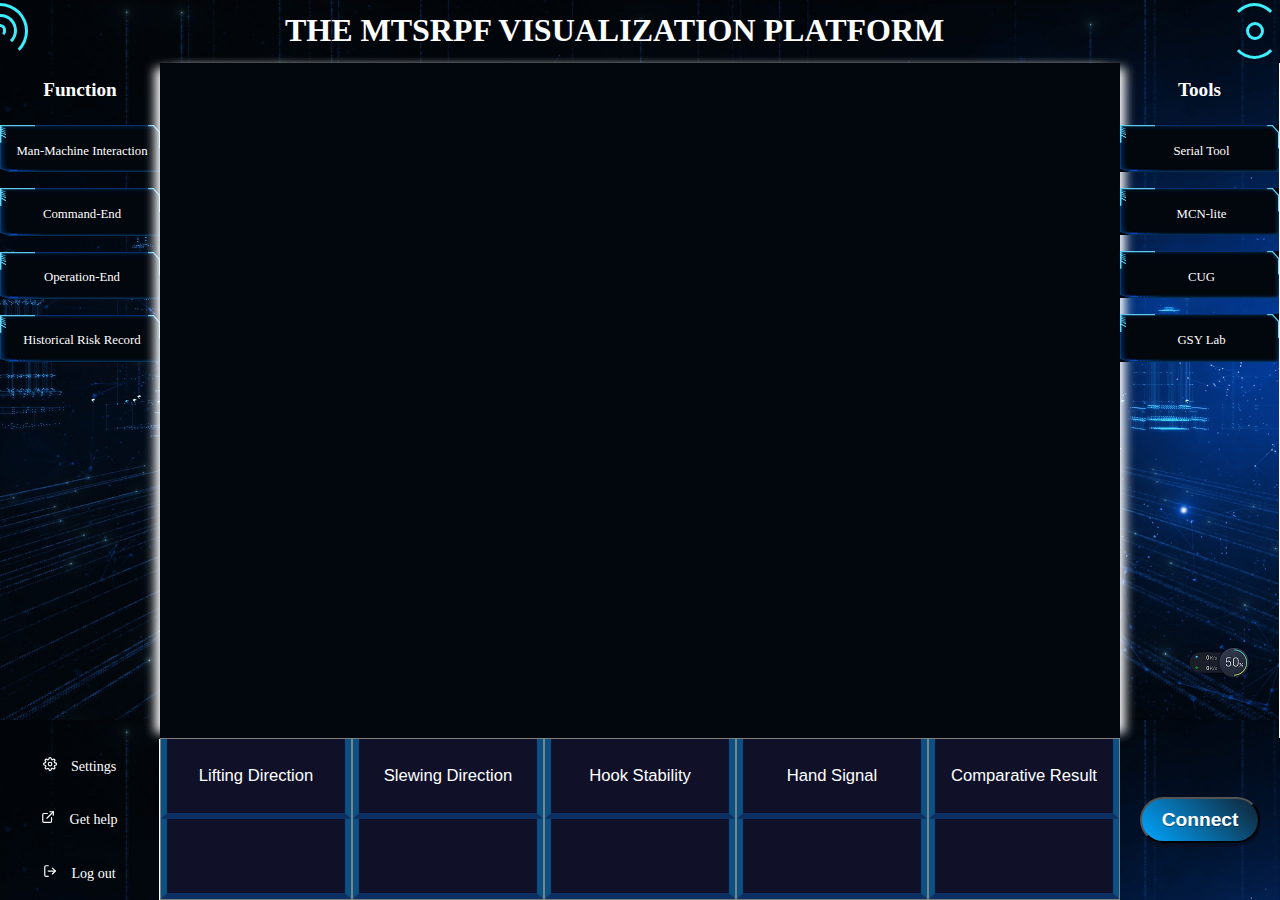
<file: MTSRPF_platform/postl/sci-tec.html>
<!DOCTYPE html>
<html lang="en">
<head>
    <meta charset="UTF-8">
    <meta http-equiv="X-UA-Compatible" content="IE=edge">
    <meta name="viewport" content="width=device-width, initial-scale=1.0">
    <title>Document</title>
    <link rel="stylesheet" href="rest.css">
    <link rel="stylesheet" href="sci-tec.css">
</head>
<body>
<div id="top">
    <div id="header">
       <!-- <span id="time"></span> -->
        <div class="loader">
            <div class="outer"></div>
            <div class="middle"></div>
            <div class="inner"></div>
        </div>
        <p id="title">THE MTSRPF VISUALIZATION PLATFORM</p>
               <!-- <p id="img"><img src="CUG.png"></p> -->
        <div id="icon"></div>
        <div id =time></div>
    </div>
</div>
<div id="main">
    <div id="content">
        <ul id="function1">
<!--            这里ul的function1仅仅是为了占位使用，没有任何意义-->
            <p>Function</p>
           <!-- <li id="function1" >
               Digital Twins
           </li> -->
            <li id="function2">
                Man-Machine Interaction
            </li>
            <li id="function3">
                Command-End
            </li>
            <li id="function4">
                Operation-End
            </li>
            <li id="function5">
                Historical Risk Record
            </li>
            <li id="function6" style="visibility: hidden;">
                About Us
            </li>
        </ul>
    </div>
    <div id="display">
        <!--        <img src="assets/css/logo.png">-->
        <iframe id="fra">

        </iframe>
    </div>
    <div id="tools">
        <ul>
            <p>Tools</p>
            <li id="tool1">
                Serial Tool
            </li>
            <li id="tool2">
                MCN-lite
            </li>
            <li id="tool3">
                CUG
            </li>
            <li id="tool4">
                GSY Lab
            </li>
        </ul>
    </div>
</div>
<div id="bottom">
    <div id="menu">
        <ul>
            <li id="menu1">
                <a><svg stroke="currentColor" fill="none" stroke-width="2" viewBox="0 0 24 24" stroke-linecap="round" stroke-linejoin="round" class="h-4 w-4" height="1em" width="1em" xmlns="http://www.w3.org/2000/svg"><circle cx="12" cy="12" r="3"></circle><path d="M19.4 15a1.65 1.65 0 0 0 .33 1.82l.06.06a2 2 0 0 1 0 2.83 2 2 0 0 1-2.83 0l-.06-.06a1.65 1.65 0 0 0-1.82-.33 1.65 1.65 0 0 0-1 1.51V21a2 2 0 0 1-2 2 2 2 0 0 1-2-2v-.09A1.65 1.65 0 0 0 9 19.4a1.65 1.65 0 0 0-1.82.33l-.06.06a2 2 0 0 1-2.83 0 2 2 0 0 1 0-2.83l.06-.06a1.65 1.65 0 0 0 .33-1.82 1.65 1.65 0 0 0-1.51-1H3a2 2 0 0 1-2-2 2 2 0 0 1 2-2h.09A1.65 1.65 0 0 0 4.6 9a1.65 1.65 0 0 0-.33-1.82l-.06-.06a2 2 0 0 1 0-2.83 2 2 0 0 1 2.83 0l.06.06a1.65 1.65 0 0 0 1.82.33H9a1.65 1.65 0 0 0 1-1.51V3a2 2 0 0 1 2-2 2 2 0 0 1 2 2v.09a1.65 1.65 0 0 0 1 1.51 1.65 1.65 0 0 0 1.82-.33l.06-.06a2 2 0 0 1 2.83 0 2 2 0 0 1 0 2.83l-.06.06a1.65 1.65 0 0 0-.33 1.82V9a1.65 1.65 0 0 0 1.51 1H21a2 2 0 0 1 2 2 2 2 0 0 1-2 2h-.09a1.65 1.65 0 0 0-1.51 1z"></path></svg>
                    &nbsp;&nbsp;&nbsp;Settings
                </a>
            </li>
            <li id="menu2">
                <a><svg stroke="currentColor" fill="none" stroke-width="2" viewBox="0 0 24 24" stroke-linecap="round" stroke-linejoin="round" class="h-4 w-4" height="1em" width="1em" xmlns="http://www.w3.org/2000/svg"><path d="M18 13v6a2 2 0 0 1-2 2H5a2 2 0 0 1-2-2V8a2 2 0 0 1 2-2h6"></path><polyline points="15 3 21 3 21 9"></polyline><line x1="10" y1="14" x2="21" y2="3"></line></svg>
                    &nbsp;&nbsp;&nbsp;Get help
                </a>
            </li>
           <li id="menu3">
               <a><svg stroke="currentColor" fill="none" stroke-width="2" viewBox="0 0 24 24" stroke-linecap="round" stroke-linejoin="round" class="h-4 w-4" height="1em" width="1em" xmlns="http://www.w3.org/2000/svg"><path d="M9 21H5a2 2 0 0 1-2-2V5a2 2 0 0 1 2-2h4"></path><polyline points="16 17 21 12 16 7"></polyline><line x1="21" y1="12" x2="9" y2="12"></line></svg>
                   &nbsp;&nbsp;&nbsp;Log out
               </a>
            </li>
        </ul>
    </div>


    <div id="message">
        <div id="hoist">
            <div>Lifting Direction</div>
            <div id="hoist_msg"></div>
        </div>
        <div id="slew">
            <div>Slewing Direction</div>
            <div id="slew_msg"></div>
        </div>
        <div id="stability">
            <div>Hook Stability</div>
            <div id="stability_msg"></div>
        </div>
        <div id="signal">
            <div>Hand Signal</div>
            <div id="signal_msg", style="vertical-align: middle;"></div>
        </div>
        <div id="perception">
            <div>Comparative Result</div>
            <div id="perception_msg", style="color: green;"></div>
        </div>
    </div>

    <div id="connect">
        <button id="conbtn">
            Connect
        </button>
    </div>
</div>

<script>

    function updateTime() {
        var currentDate  = new Date();
        var options = { hour12: false };
        var dateString = currentDate.toLocaleDateString();
        var timeString = currentDate.toLocaleTimeString('en-US', options);
        document.getElementById("time").innerHTML = dateString + "<br>" + timeString;
    }
    // 每秒钟更新一次时间
    setInterval(updateTime, 1000);

    // url定义
    var fra_url=document.getElementById('fra');
    var digtal_twin_url='';
    var collaborative_url='';
    var operation_end_url='';
    var safety_risk_log_url='';
    var about_us_url='';

    var func1 = document.getElementById('function1');
    var func2 = document.getElementById('function2');
    var func3 = document.getElementById('function3');
    var func4 = document.getElementById('function4');
    var func5 = document.getElementById('function5');
    var func6 = document.getElementById('function6');
    let funarr = [func1,func2,func3,func4,func5,func6]
    let funcolor = [func1.style.background,func2.style.background,func3.style.background,
        func4.style.background,func5.style.background,func6.style.background]
    function colorfull(){
        for(var i=1;i<6;++i){
            funarr[i].style.background=funcolor[i]
        }
    }

    // func1.onclick = function(){
    //     colorfull();
    //     func1.style.background='#202020';
    //
    // }

    func2.onclick = function(){
        colorfull();
        func2.style.background='rgb(16,17,41)';
        fra_url.src='sub/man_machine.html';
    }

    func3.onclick = function(){
        colorfull();
        func3.style.background='rgb(16,17,41)';
        fra_url.src='sub/CommandEnd.html';
    }

    func4.onclick = function(){
        colorfull();
        func4.style.background='rgb(16,17,41)';
        fra_url.src='sub/OperationEnd.html';
    }

    func5.onclick = function(){
        colorfull();
        func5.style.background='rgb(16,17,41)';
        fra_url.src='sub/Log.html'
    }

    // func6.onclick = function(){
    //     colorfull();
    //     func6.style.background='rgb(16,17,41)';

    // }

    var tool1 = document.getElementById('tool1');
    var tool2 = document.getElementById('tool2');
    var tool3 = document.getElementById('tool3');
    var tool4 = document.getElementById('tool4');
    let tolarr = [tool1,tool2,tool3,tool4]
    let tolcolor = [tool1.style.background,tool2.style.background,tool3.style.background,
        tool4.style.background]
    function colorfull(){
        for(var i=1;i<4;++i){
            tolarr[i].style.background=tolcolor[i]
        }
    }

    tool1.onclick = function(){
        colorfull();
        tool1.style.background='rgb(16,17,41)';
        window.alert("This feature is being maintained");
        fra_url.src='sub/serial.html';
    }

    tool2.onclick = function(){
        colorfull();
        tool2.style.background='rgb(16,17,41)';
        fra_url.src='sub/mcn_lite.html';
    }

    tool3.onclick = function(){
        colorfull();
        tool3.style.background='rgb(16,17,41)';
        fra_url.src='sub/cug.html';
    }

    tool4.onclick = function(){
        colorfull();
        tool4.style.background='rgb(16,17,41)';
        fra_url.src='sub/gsy_lab.html'
    }

    var menu3 = document.getElementById('menu3');
    menu3.onclick = function(){
        window.location.href = "../index.html";
    }

    // websocket
    var oConnect=document.getElementById('conbtn');
    var websocket=null;
    oConnect.onclick=function(){
        if (document.getElementById('conbtn').innerHTML==='Connected') {
            document.getElementById('conbtn').innerHTML = "Connect";
            fra_url.src="";
            oConnect.style.background = 'linear-gradient(45deg, #00a6ff, #112233)';
            document.getElementById('icon').style.borderBlockColor='#3cefff'
            document.getElementsByClassName('inner')[0].style.borderBlockColor='#3cefff'
            document.getElementsByClassName('outer')[0].style.borderBlockColor='#3cefff'
            document.getElementsByClassName('middle')[0].style.borderBlockColor='#3cefff'
            return;
        }
        else{
            document.getElementById('conbtn').innerHTML = "Connected";
            oConnect.style.background = 'linear-gradient(45deg, #00ff00, #001100)';
            document.getElementById('icon').style.borderBlockColor='#00ff00'
            document.getElementsByClassName('inner')[0].style.borderBlockColor='#00ff00'
            document.getElementsByClassName('outer')[0].style.borderBlockColor='#00ff00'
            document.getElementsByClassName('middle')[0].style.borderBlockColor='#00ff00'
        }
        var hoist_msg = document.getElementById('hoist_msg');
        var slew_msg = document.getElementById('slew_msg');
        var stability_msg = document.getElementById('stability_msg');
        var signal_msg = document.getElementById('signal_msg');
        var perception_msg = document.getElementById('perception_msg');


        var operation_name;
        var gesture_name;
        var hook_name;
        var rotation_name;

        websocket=new WebSocket('ws://192.168.137.1:2000');
        // websocket=new WebSocket('ws://127.0.0.1:2000/');

        websocket.onopen=function(){}

        // <!--收到消息后触发-->
        websocket.onmessage=function(evt){

            console.log("Received message: " + evt.data);

            code = evt.data;

            // hook lifting direction
            switch (code[0]){
                case "0": hook_name = "No lifting"; break;
                case "1": hook_name = "Rising"; break;
                case "2": hook_name = "Lowering"; break;
            }

            // rotation direction
            switch (code[1]){
                case "0": rotation_name = "No Slewing"; break;
                case "1": rotation_name = "Slewing Left"; break;
                case "2": rotation_name = "Slewing Right"; break;
            }

            // hook kinematic stability
            switch (code[2]){
                case "0": Hook_stability = "unstable"; break;
                case "1": Hook_stability = "stable"; break;
            }

            // hand signal
            switch (code[3]){
                case "0": gesture_name = "No command"; break;
                case "1": gesture_name = "Lower the load at a steady rate"; break;
                case "2": gesture_name = "Upper the load at a steady rate"; break;
                case "3": gesture_name = "Stop normally"; break;
                case "4": gesture_name = "Stand"; break;
                case "5": gesture_name = "Slewing left"; break;
                case "6": gesture_name = "Slewing right"; break;
            }

            // comparative result
            switch (code[4]){
                case "0": operation_name = "Correct"; break;
                case "1": operation_name = "I-Level"; break;
                case "2": operation_name = "II-Level"; break;
                case "3": operation_name = "III-Level"; break;
            }

            perception_msg.innerHTML = operation_name
            hoist_msg.innerHTML = hook_name
            stability_msg.innerHTML = Hook_stability
            slew_msg.innerHTML = rotation_name
            signal_msg.innerHTML = gesture_name

        };


    };
</script>

</body>
</html>
</file>
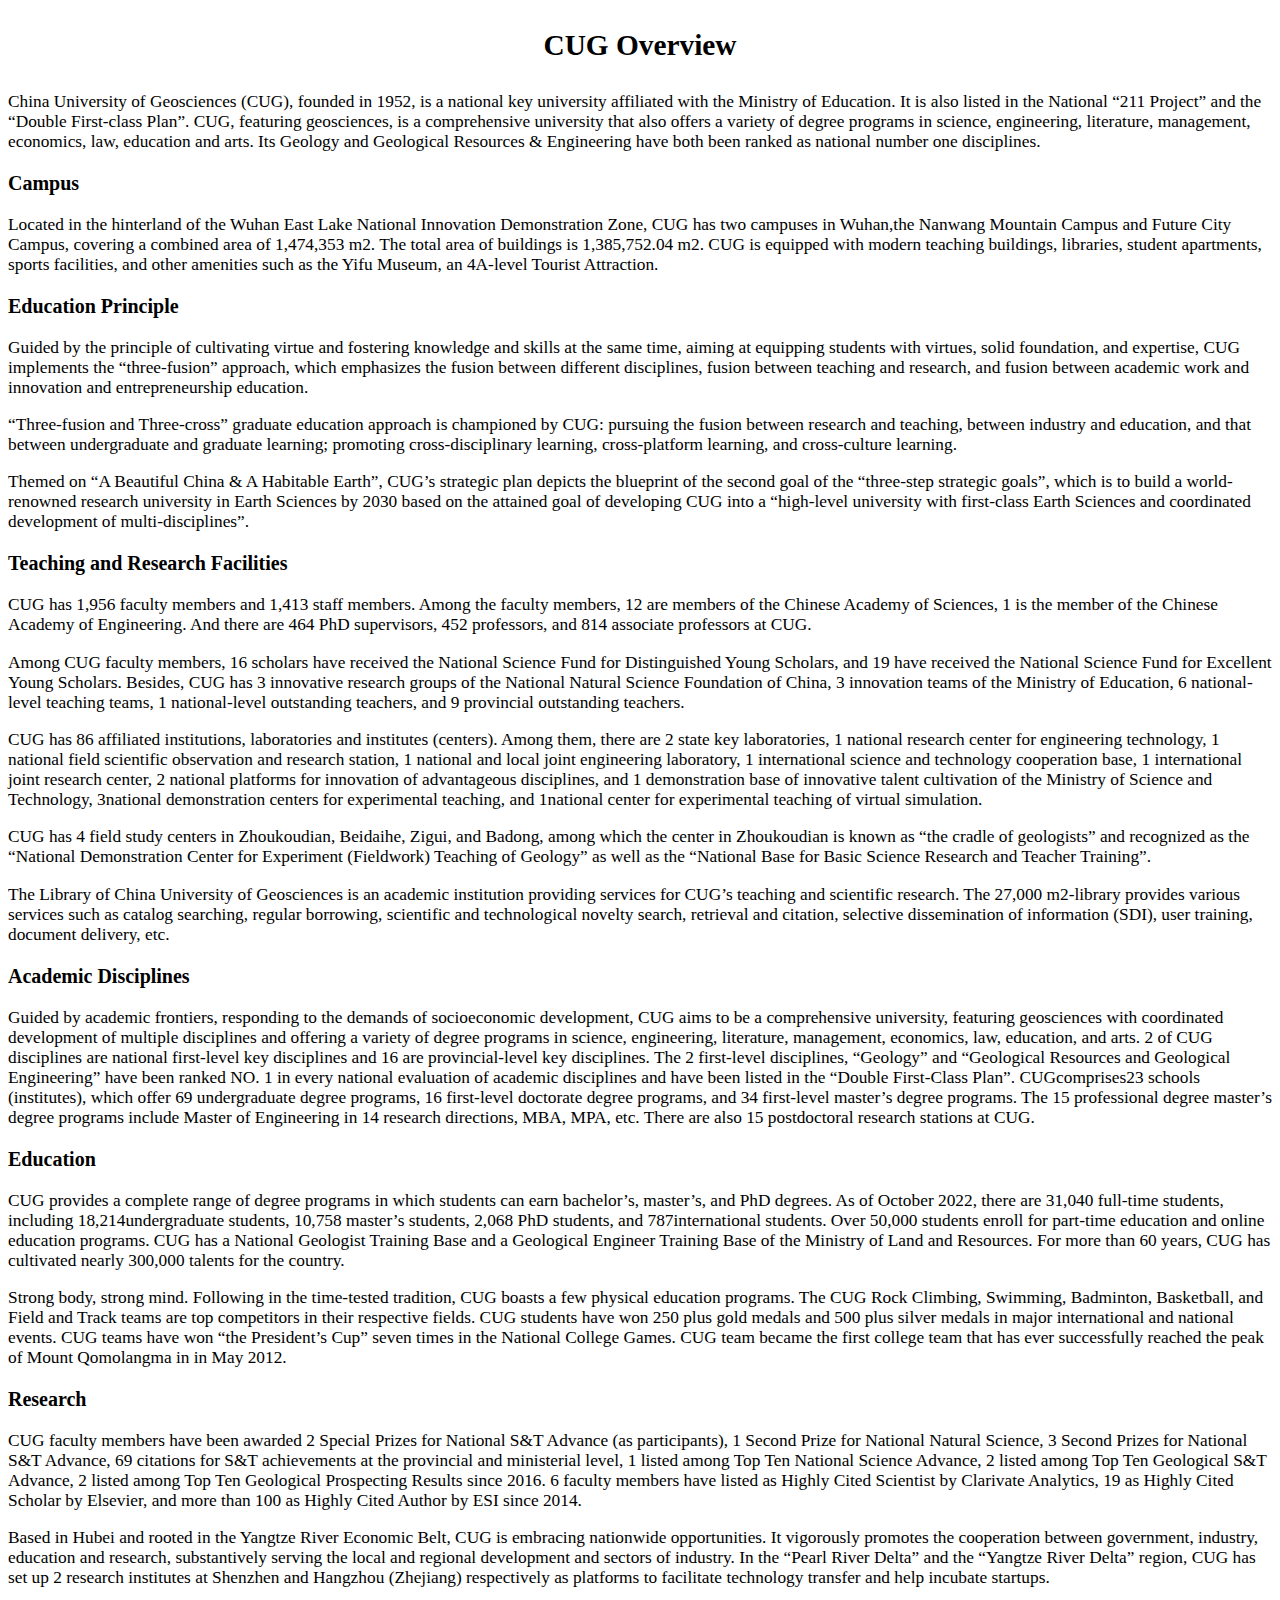
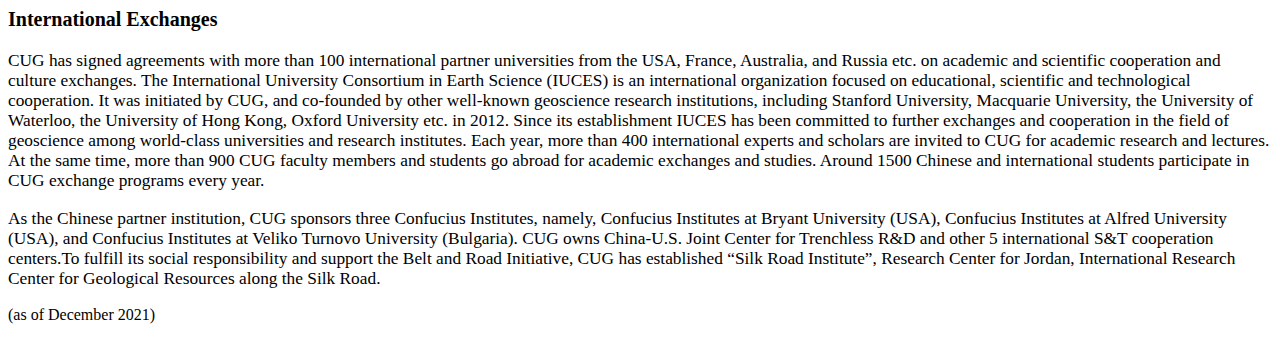
<file: MTSRPF_platform/postl/sub/cug.html>
<!DOCTYPE html>
<html lang="en">
<head>
    <meta charset="UTF-8">
    <title>Title</title>
</head>
<style>
    body{
        background-color: white;
    }
    table {
        width: 100%;
        border-collapse: collapse;
    }

    th, td {
        padding: 10px;
        text-align: center;
        border: 1px solid #ccc;
    }

    th {
        background-color: #f2f2f2;
    }

    tr:nth-child(even) {
        background-color: #f9f9f9;
    }

    tr:hover {
        background-color: #e3e3e3;
    }

    img {
        max-width: 100px;
        max-height: 100px;
    }

    #subtitle{
        font-size: 15pt; 
        font-weight: bold;
    }

    #mainbody{
        font-size: 13pt;
    }

</style>


<body>
    <div>
        <p style="font-size: 22pt; text-align: center; font-weight: bold;">CUG Overview</p>

        <p id="mainbody">China University of Geosciences (CUG), founded in 1952, is a national key university affiliated with the Ministry of Education. It is also listed in the National “211 Project” and the “Double First-class Plan”. CUG, featuring geosciences, is a comprehensive university that also offers a variety of degree programs in science, engineering, literature, management, economics, law, education and arts. Its Geology and Geological Resources & Engineering have both been ranked as national number one disciplines.</p>

        <p id="subtitle">Campus</p>
        <p id="mainbody">Located in the hinterland of the Wuhan East Lake National Innovation Demonstration Zone, CUG has two campuses in Wuhan,the Nanwang Mountain Campus and Future City Campus, covering a combined area of 1,474,353 m2. The total area of buildings is 1,385,752.04 m2. CUG is equipped with modern teaching buildings, libraries, student apartments, sports facilities, and other amenities such as the Yifu Museum, an 4A-level Tourist Attraction.</p>

        <p id="subtitle">Education Principle</p>
        <p id="mainbody">Guided by the principle of cultivating virtue and fostering knowledge and skills at the same time, aiming at equipping students with virtues, solid foundation, and expertise, CUG implements the “three-fusion” approach, which emphasizes the fusion between different disciplines, fusion between teaching and research, and fusion between academic work and innovation and entrepreneurship education.</p>
        <p id="mainbody">“Three-fusion and Three-cross” graduate education approach is championed by CUG: pursuing the fusion between research and teaching, between industry and education, and that between undergraduate and graduate learning; promoting cross-disciplinary learning, cross-platform learning, and cross-culture learning.</p>
        <p id="mainbody">Themed on “A Beautiful China & A Habitable Earth”, CUG’s strategic plan depicts the blueprint of the second goal of the “three-step strategic goals”, which is to build a world-renowned research university in Earth Sciences by 2030 based on the attained goal of developing CUG into a “high-level university with first-class Earth Sciences and coordinated development of multi-disciplines”.</p>

        <p id="subtitle">Teaching and Research Facilities</p>
        <p id="mainbody">CUG has 1,956 faculty members and 1,413 staff members. Among the faculty members, 12 are members of the Chinese Academy of Sciences, 1 is the member of the Chinese Academy of Engineering. And there are 464 PhD supervisors, 452 professors, and 814 associate professors at CUG.</p>
        <p id="mainbody">Among CUG faculty members, 16 scholars have received the National Science Fund for Distinguished Young Scholars, and 19 have received the National Science Fund for Excellent Young Scholars. Besides, CUG has 3 innovative research groups of the National Natural Science Foundation of China, 3 innovation teams of the Ministry of Education, 6 national-level teaching teams, 1 national-level outstanding teachers, and 9 provincial outstanding teachers.</p>
        <p id="mainbody">CUG has 86 affiliated institutions, laboratories and institutes (centers). Among them, there are 2 state key laboratories, 1 national research center for engineering technology, 1 national field scientific observation and research station, 1 national and local joint engineering laboratory, 1 international science and technology cooperation base, 1 international joint research center, 2 national platforms for innovation of advantageous disciplines, and 1 demonstration base of innovative talent cultivation of the Ministry of Science and Technology, 3national demonstration centers for experimental teaching, and 1national center for experimental teaching of virtual simulation.</p>
        <p id="mainbody">CUG has 4 field study centers in Zhoukoudian, Beidaihe, Zigui, and Badong, among which the center in Zhoukoudian is known as “the cradle of geologists” and recognized as the “National Demonstration Center for Experiment (Fieldwork) Teaching of Geology” as well as the “National Base for Basic Science Research and Teacher Training”.</p>
        <p id="mainbody">The Library of China University of Geosciences is an academic institution providing services for CUG’s teaching and scientific research. The 27,000 m2-library provides various services such as catalog searching, regular borrowing, scientific and technological novelty search, retrieval and citation, selective dissemination of information (SDI), user training, document delivery, etc.</p>

        <p id="subtitle">Academic Disciplines</p>
        <p id="mainbody">Guided by academic frontiers, responding to the demands of socioeconomic development, CUG aims to be a comprehensive university, featuring geosciences with coordinated development of multiple disciplines and offering a variety of degree programs in science, engineering, literature, management, economics, law, education, and arts. 2 of CUG disciplines are national first-level key disciplines and 16 are provincial-level key disciplines. The 2 first-level disciplines, “Geology” and “Geological Resources and Geological Engineering” have been ranked NO. 1 in every national evaluation of academic disciplines and have been listed in the “Double First-Class Plan”. CUGcomprises23 schools (institutes), which offer 69 undergraduate degree programs, 16 first-level doctorate degree programs, and 34 first-level master’s degree programs. The 15 professional degree master’s degree programs include Master of Engineering in 14 research directions, MBA, MPA, etc. There are also 15 postdoctoral research stations at CUG.</p>

        <p id="subtitle">Education</p>
        <p id="mainbody">CUG provides a complete range of degree programs in which students can earn bachelor’s, master’s, and PhD degrees. As of October 2022, there are 31,040 full-time students, including 18,214undergraduate students, 10,758 master’s students, 2,068 PhD students, and 787international students. Over 50,000 students enroll for part-time education and online education programs. CUG has a National Geologist Training Base and a Geological Engineer Training Base of the Ministry of Land and Resources. For more than 60 years, CUG has cultivated nearly 300,000 talents for the country.</p>
        <p id="mainbody">Strong body, strong mind. Following in the time-tested tradition, CUG boasts a few physical education programs. The CUG Rock Climbing, Swimming, Badminton, Basketball, and Field and Track teams are top competitors in their respective fields. CUG students have won 250 plus gold medals and 500 plus silver medals in major international and national events. CUG teams have won “the President’s Cup” seven times in the National College Games. CUG team became the first college team that has ever successfully reached the peak of Mount Qomolangma in in May 2012.</p>

        <p id="subtitle">Research</p>
        <p id="mainbody">CUG faculty members have been awarded 2 Special Prizes for National S&T Advance (as participants), 1 Second Prize for National Natural Science, 3 Second Prizes for National S&T Advance, 69 citations for S&T achievements at the provincial and ministerial level, 1 listed among Top Ten National Science Advance, 2 listed among Top Ten Geological S&T Advance, 2 listed among Top Ten Geological Prospecting Results since 2016. 6 faculty members have listed as Highly Cited Scientist by Clarivate Analytics, 19 as Highly Cited Scholar by Elsevier, and more than 100 as Highly Cited Author by ESI since 2014.</p>
        <p id="mainbody">Based in Hubei and rooted in the Yangtze River Economic Belt, CUG is embracing nationwide opportunities. It vigorously promotes the cooperation between government, industry, education and research, substantively serving the local and regional development and sectors of industry. In the “Pearl River Delta” and the “Yangtze River Delta” region, CUG has set up 2 research institutes at Shenzhen and Hangzhou (Zhejiang) respectively as platforms to facilitate technology transfer and help incubate startups.</p>

        <p id="subtitle">International Exchanges</p>
        <p id="mainbody">CUG has signed agreements with more than 100 international partner universities from the USA, France, Australia, and Russia etc. on academic and scientific cooperation and culture exchanges. The International University Consortium in Earth Science (IUCES) is an international organization focused on educational, scientific and technological cooperation. It was initiated by CUG, and co-founded by other well-known geoscience research institutions, including Stanford University, Macquarie University, the University of Waterloo, the University of Hong Kong, Oxford University etc. in 2012. Since its establishment IUCES has been committed to further exchanges and cooperation in the field of geoscience among world-class universities and research institutes. Each year, more than 400 international experts and scholars are invited to CUG for academic research and lectures. At the same time, more than 900 CUG faculty members and students go abroad for academic exchanges and studies. Around 1500 Chinese and international students participate in CUG exchange programs every year.</p>
        <p id="mainbody">As the Chinese partner institution, CUG sponsors three Confucius Institutes, namely, Confucius Institutes at Bryant University (USA), Confucius Institutes at Alfred University (USA), and Confucius Institutes at Veliko Turnovo University (Bulgaria). CUG owns China-U.S. Joint Center for Trenchless R&D and other 5 international S&T cooperation centers.To fulfill its social responsibility and support the Belt and Road Initiative, CUG has established “Silk Road Institute”, Research Center for Jordan, International Research Center for Geological Resources along the Silk Road.</p>

        <p>(as of December 2021)</p>
    </div>
</body>
</html>
</file>
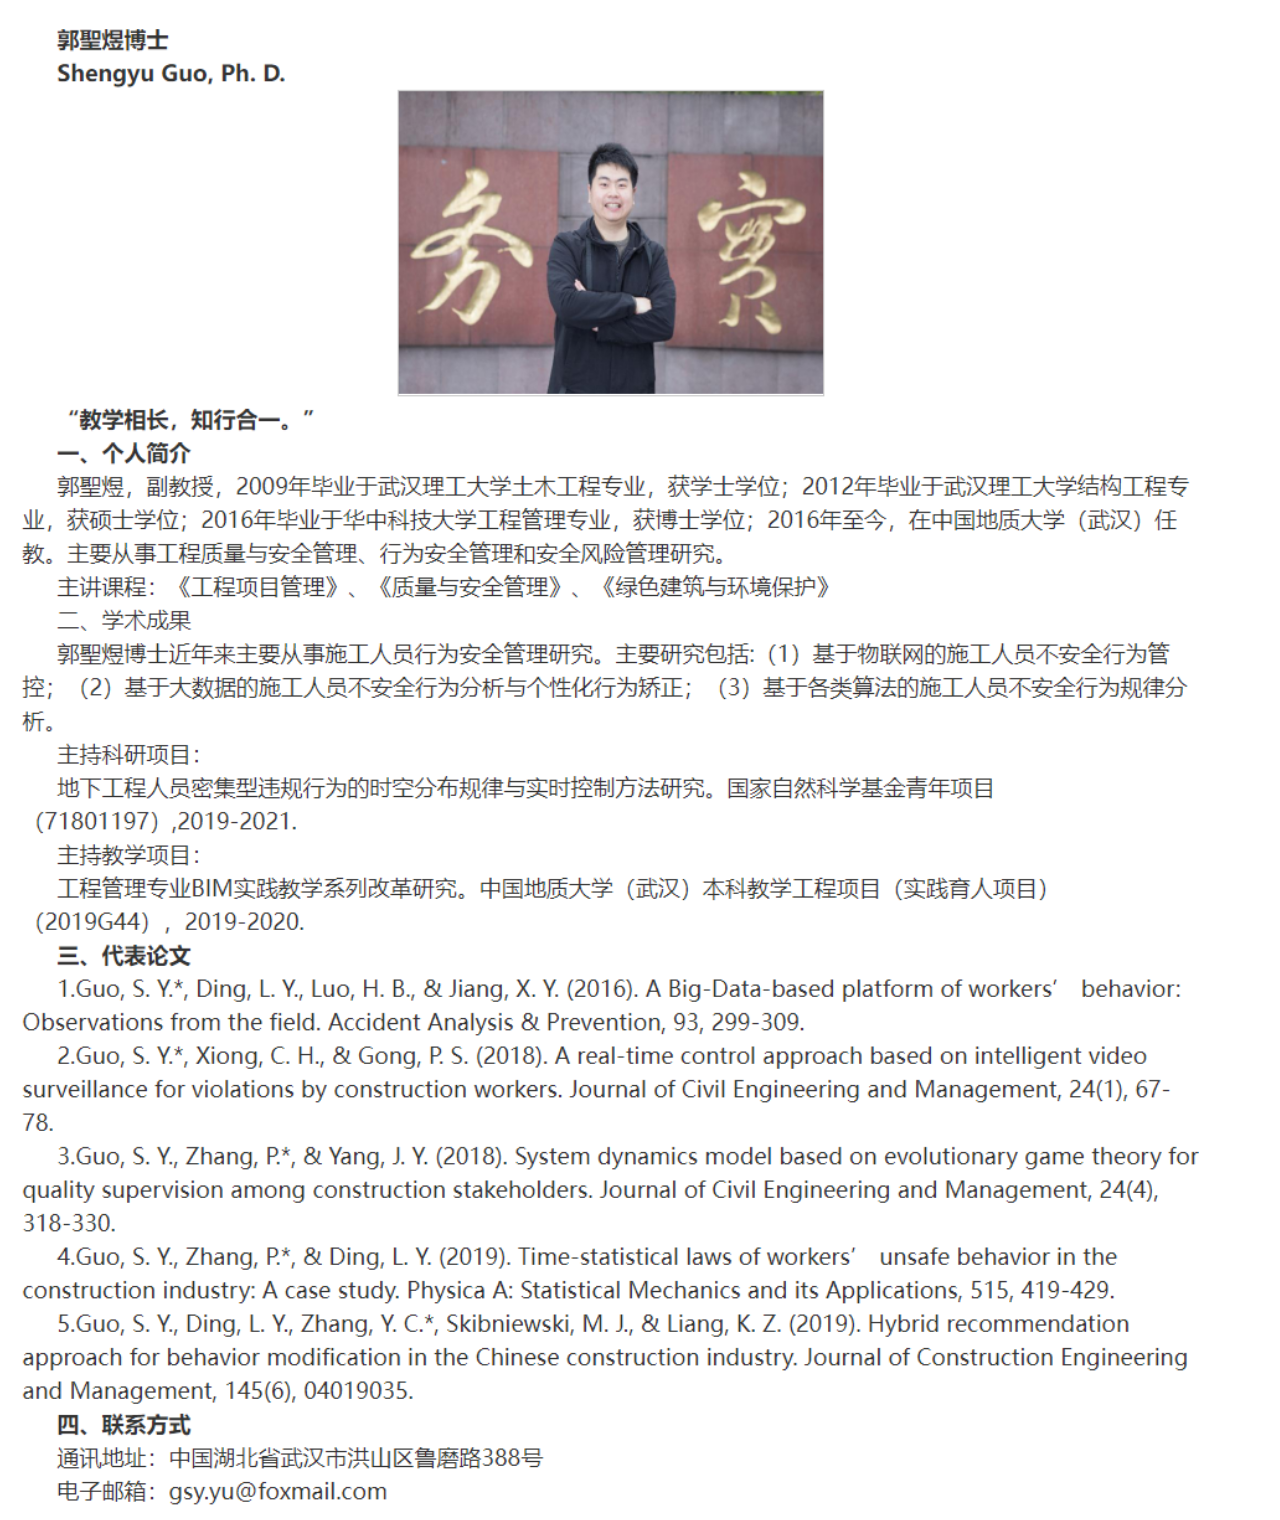
<file: MTSRPF_platform/postl/sub/gsy_lab.html>
<!DOCTYPE html>
<html lang="en">
<head>
    <meta charset="UTF-8">
    <title>Title</title>
</head>
<style>
    body{
        background-color: white;
    }
    table {
        width: 100%;
        border-collapse: collapse;
    }

    th, td {
        padding: 10px;
        text-align: center;
        border: 1px solid #ccc;
    }

    th {
        background-color: #f2f2f2;
    }

    tr:nth-child(even) {
        background-color: #f9f9f9;
    }

    tr:hover {
        background-color: #e3e3e3;
    }

    img {
        max-width: 100px;
        max-height: 100px;
    }
</style>


<body>
    <img src="gsy_lab.png" style="width: 1000; zoom: 15;">
</body>
</html>
</file>
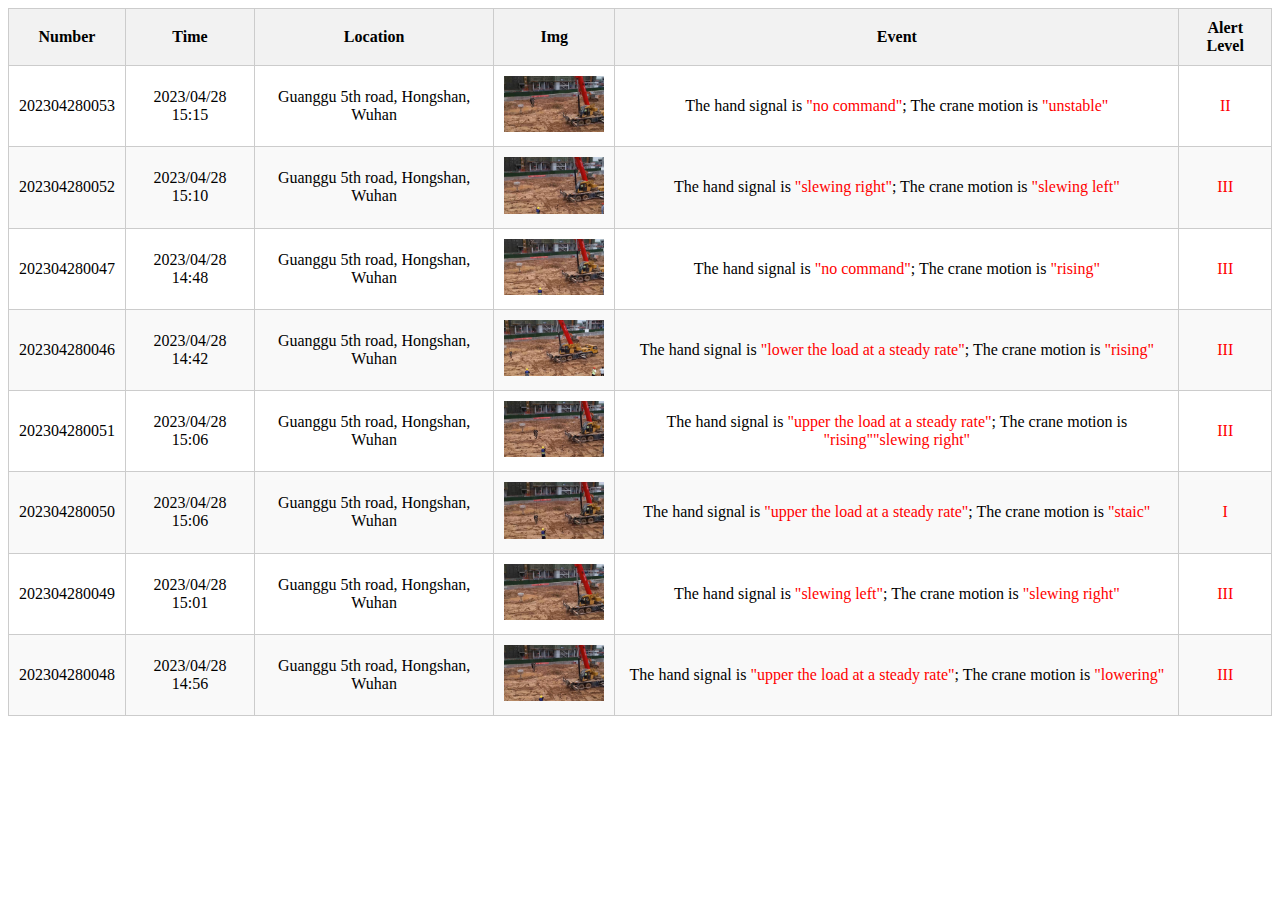
<file: MTSRPF_platform/postl/sub/Log.html>
<!DOCTYPE html>
<html lang="en">
<head>
    <meta charset="UTF-8">
    <title>Title</title>
</head>
<style>
    body{
        background-color: white;
    }
    table {
        width: 100%;
        border-collapse: collapse;
    }

    th, td {
        padding: 10px;
        text-align: center;
        border: 1px solid #ccc;
    }

    th {
        background-color: #f2f2f2;
    }

    tr:nth-child(even) {
        background-color: #f9f9f9;
    }

    tr:hover {
        background-color: #e3e3e3;
    }

    img {
        max-width: 100px;
        max-height: 100px;
    }
</style>


<body>
    <table id="log">
        <thead>
            <tr>
                <th>Number</th>
                <th>Time</th>
                <th>Location</th>
                <th>Img</th>
                <th>Event</th>
                <th>Alert Level</th>
            </tr>
        </thead>
        <tbody>

        </tbody>
    </table>


    <script>
        var filepath = "log/";
        var tbody = document.querySelector("#log tbody");
        var file = ["202304280053", "202304280052", "202304280051", "202304280050", "202304280049"
        , "202304280048", "202304280047", "202304280046"]
        var rows="";
        var row_arr = [];
        var len = file.length
        for (var i = 0; i<len; i++){
            var fileURL = "";
            fileURL += filepath + file[i] +".json";
            console.log(fileURL)
            let request = new XMLHttpRequest();
            request.open("GET", fileURL, true);
            request.onreadystatechange = function() {
                if (this.readyState == 4 && this.status == 200){
                    var jsonData = request.responseText;
                    var data = JSON.parse(jsonData);
                    
                    // tbody.innerHTML = ""; // 清空表格内容
                    
                    var code = data.code;
                    var event;
                    var hand_signal;
                    var motion_state = "";
                    // hook lifting direction
                    switch (code[0]){
                        case "0": hook_name = "no lifting"; break;
                        case "1": hook_name = "rising"; break;
                        case "2": hook_name = "lowering"; break;
                    }

                    // rotation direction
                    switch (code[1]){
                        case "0": rotation_name = "no slewing"; break;
                        case "1": rotation_name = "slewing left"; break;
                        case "2": rotation_name = "slewing right"; break;
                    }

                    // hook kinematic stability
                    switch (code[2]){
                        case "0": Hook_stability = "stable"; break;
                        case "1": Hook_stability = "unstable"; break;
                    }

                    // hand signal
                    switch (code[3]){
                        case "0": gesture_name = "no command"; break;
                        case "1": gesture_name = "lower the load at a steady rate"; break;
                        case "2": gesture_name = "upper the load at a steady rate"; break;
                        case "3": gesture_name = "stop normally"; break;
                        case "4": gesture_name = "slewing left"; break;
                        case "5": gesture_name = "slewing right"; break;
                    }

                    // comparative result
                    switch (code[4]){
                        case "0": operation_name = "correct"; break;
                        case "1": operation_name = "I"; break;
                        case "2": operation_name = "II"; break;
                        case "3": operation_name = "III"; break;
                    }

                    if (code[0]=="0" && code[1]=="0" && code[2]=="0"){
                        motion_state = "\"staic\"";
                    }
                    if (code[0] != "0"){
                    motion_state += "\""+hook_name+"\"";
                    }
                    if (code[1] != "0"){
                    motion_state += "\""+rotation_name+"\"";
                    }
                    if (code[2] != "0"){
                    motion_state += "\""+Hook_stability+"\"";
                    }
                    
                    hand_signal = gesture_name;
                    event = "The hand signal is <span style=\"color: red;\">\"" + hand_signal + "\"</span>; " + "The crane motion is <span style=\"color: red;\">" + motion_state +"</span>";

                    var row = "<tr>";
                    row += "<td>" + data.number + "</td>";
                    row += "<td>" + data.time + "</td>";
                    row += "<td>" + data.location + "</td>";
                    row += "<td>" + "<img src=\"log\\" + data.img + "\"></td>";
                    row += "<td>" + event + "</td>";
                    row += "<td><span style=\"color: red;\">" + operation_name + "</span></td>";
                    row += "</tr>\n";
                    

                    rows += row;
                    if (i = len-1){
                        tbody.innerHTML = rows;
                    }
                    
                }
            };
            
            request.send();
        }
        
    </script>
</body>
</html>
</file>
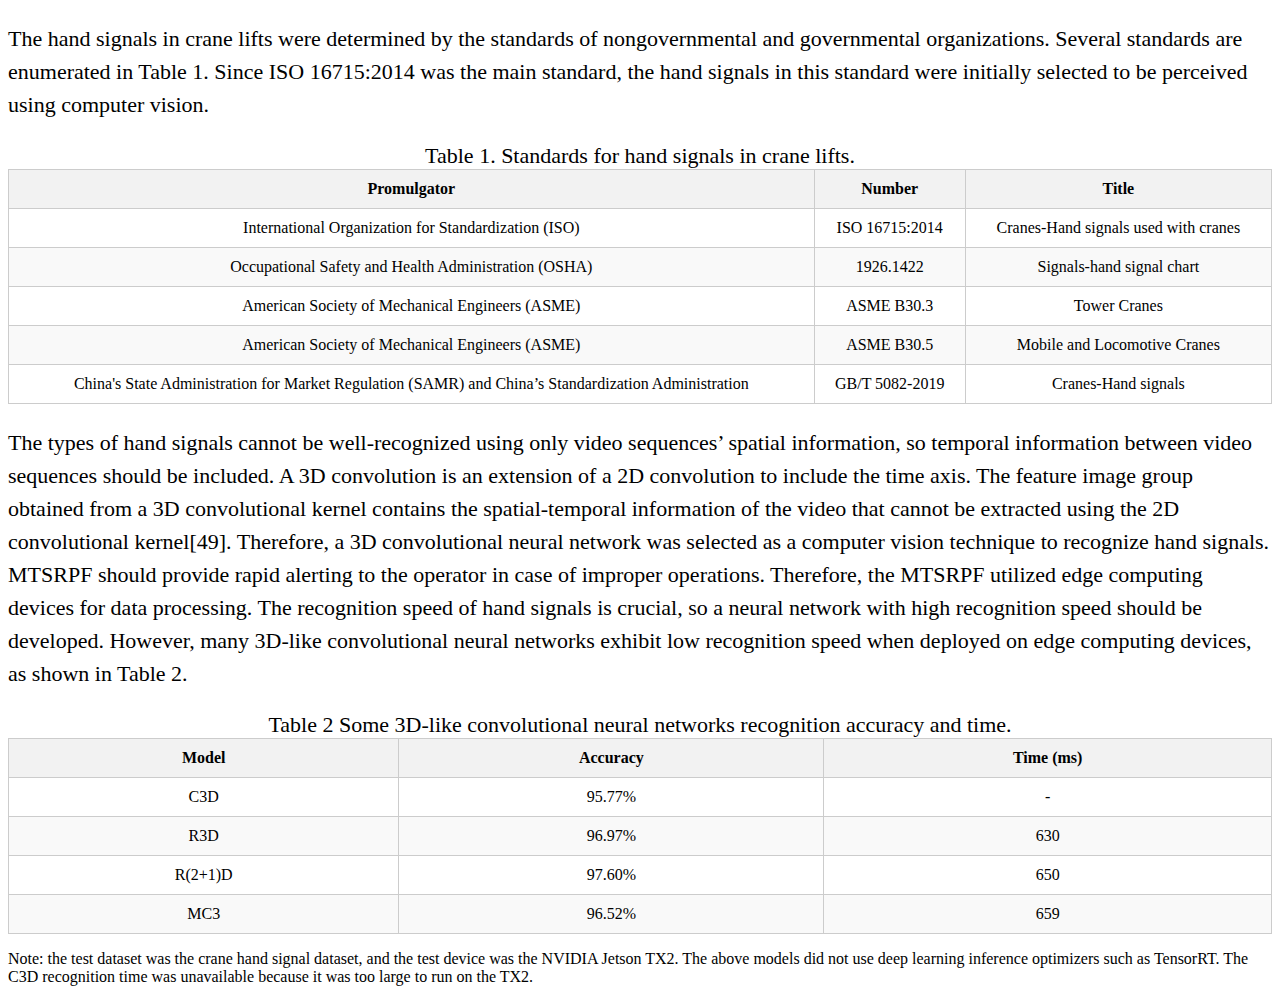
<file: MTSRPF_platform/postl/sub/mcn_lite.html>
<!DOCTYPE html>
<html lang="en">
    <head>
        <meta charset="UTF-8">
        <title>Title</title>
    </head>

    <style>
        body{
            background-color: white;
        }

        #text{
            font-size: 22px;
            line-height: 1.5; /* 调整行高，可以尝试不同的值 */
        }
        table {
            width: 100%;
            border-collapse: collapse;
        }

        caption{
            font-size: 22px;
        }

        th, td {
            padding: 10px;
            text-align: center;
            border: 1px solid #ccc;
        }

        th {
            background-color: #f2f2f2;
        }

        tr:nth-child(even) {
            background-color: #f9f9f9;
        }

        tr:hover {
            background-color: #e3e3e3;
        }
    </style>

    <body>
        <div>
            <p id="text">The hand signals in crane lifts were determined by the standards of nongovernmental and governmental organizations. Several standards are enumerated in Table 1. Since ISO 16715:2014 was the main standard, the hand signals in this standard were initially selected to be perceived using computer vision.</p>
            <table>
                <caption>Table 1. Standards for hand signals in crane lifts.</caption>

                <thead>
                    <tr>
                        <th>Promulgator</th>
                        <th>Number</th>
                        <th>Title</th>
                    </tr>
                </thead>
                <tbody>
                    <tr>
                        <td>International Organization for Standardization (ISO)</td>
                        <td>ISO 16715:2014</td>
                        <td>Cranes-Hand signals used with cranes</td>
                    </tr>

                    <tr>
                        <td>Occupational Safety and Health Administration (OSHA)</td>
                        <td>1926.1422</td>
                        <td>Signals-hand signal chart</td>
                    </tr>

                    <tr>
                        <td>American Society of Mechanical Engineers (ASME)</td>
                        <td>ASME B30.3</td>
                        <td>Tower Cranes</td>
                    </tr>

                    <tr>
                        <td>American Society of Mechanical Engineers (ASME)</td>
                        <td>ASME B30.5</td>
                        <td>Mobile and Locomotive Cranes</td>
                    </tr>

                    <tr>
                        <td>China's State Administration for Market Regulation (SAMR) and China’s Standardization Administration</td>
                        <td>GB/T 5082-2019</td>
                        <td>Cranes-Hand signals</td>
                    </tr>
                </tbody>
            </table>
            <p id="text">The types of hand signals cannot be well-recognized using only video sequences’ spatial information, so temporal information between video sequences should be included. A 3D convolution is an extension of a 2D convolution to include the time axis. The feature image group obtained from a 3D convolutional kernel contains the spatial-temporal information of the video that cannot be extracted using the 2D convolutional kernel[49]. Therefore, a 3D convolutional neural network was selected as a computer vision technique to recognize hand signals. MTSRPF should provide rapid alerting to the operator in case of improper operations. Therefore, the MTSRPF utilized edge computing devices for data processing. The recognition speed of hand signals is crucial, so a neural network with high recognition speed should be developed. However, many 3D-like convolutional neural networks exhibit low recognition speed when deployed on edge computing devices, as shown in Table 2.</p>
            <table>
                <caption>Table 2 Some 3D-like convolutional neural networks recognition accuracy and time.</caption>

                <thead>
                    <tr>
                        <th>Model</th>
                        <th>Accuracy</th>
                        <th>Time (ms)</th>
                    </tr>
                </thead>
                <tbody>
                    <tr>
                        <td>C3D</td>
                        <td>95.77%</td>
                        <td>-</td>
                    </tr>

                    <tr>
                        <td>R3D</td>
                        <td>96.97%</td>
                        <td>630</td>
                    </tr>

                    <tr>
                        <td>R(2+1)D</td>
                        <td>97.60%</td>
                        <td>650</td>
                    </tr>

                    <tr>
                        <td>MC3</td>
                        <td>96.52%</td>
                        <td>659</td>
                    </tr>
                </tbody>
            </table>
            
            <p>
                Note: the test dataset was the crane hand signal dataset, and the test device was the NVIDIA Jetson TX2. The above models did not use deep learning inference optimizers such as TensorRT. The C3D recognition time was unavailable because it was too large to run on the TX2.
            </p>
        </div>
    </body>
</html>
</file>
<file: MTSRPF_platform/postl/rest.css>
html{ color: #000;
    background: #FFF
}

body,div,dl,dt,dd,ul,ol,li,h1,h2,h3,h4,h5,h6,pre,code,form,fieldset,legend,input,textarea,p,blockquote,th,td {
    margin: 0;
    padding: 0
}
table {
    border-collapse: collapse;
    border-spacing: 0
}
fieldset,img {
    border: 0
}
address,caption,cite,code,dfn,em,strong,th,var {
    font-style: normal;
    font-weight: normal
}
ol,ul {
    list-style: none
}
caption,th {
    text-align: left
}
h1,h2,h3,h4,h5,h6 {
    font-size: 100%;
    font-weight: normal
}
q:before,q:after {
    content: ''
}
abbr,acronym {
    border: 0;
    font-variant: normal
}
sup {
    vertical-align: text-top
}
sub {
    vertical-align: text-bottom
}
input,textarea,select {
    font-family: inherit;
    font-size: inherit;
    font-weight: inherit;
    *font-size: 100%
}
legend {
    color: #000
}
#yui3-css-stamp.cssreset {
    display: none
}
</file>
<file: MTSRPF_platform/postl/sci-tec.css>
* {
    box-sizing: border-box;
}
html{
    height:100%;
}
body {

    /*background-color: rgb(253 252 248);*/
    display: flex;
    flex-direction: column;
    height:100%;
    /*background-color: white;*/
    /*background-color: #101129;*/
    /*background: linear-gradient(to right, #051937, #004d7a);*/
    background-image: url(V-116531-F6CD9306.jpg);
    margin:0;
}

@keyframes glowing-border {
    0% {
        border-color: #007bff;
    }
    50% {
        border-color: #000080;
    }
    100% {
        border-color: #007bff;
    }
}

#top{
    order:1;
    flex-basis: 7%;
    justify-content: center;
}
#main{
    display: flex;
    flex-direction: row;
    order:2;
    flex-basis: 75%;
}
#bottom{
    display: flex;
    align-items: center;
    justify-content: center;
    flex-direction: row;
    order:3;
    flex-basis: 18%;
}
#header {
    display: flex;
    align-items: center;
    justify-content: center;
    height: 100%;
    /*background: linear-gradient(to bottom, rgb(11, 56, 105), #051937);*/
    /*background-image: url(V-113084-AB9E5FCD.jpg);*/
    border-bottom: 2px solid transparent;
    animation: bright-border 2s linear infinite;
    flex-direction: row;
}

#time{
    /* flex-basis: 20%; */
    /*float:right;*/
    position: absolute;
    right: 7%;
    bottom: 93.3%;
    color:white;
    font-size: 1.5vw;
    text-align: center;
}

#icon {
    /*flex-basis: 20%;*/
    display: flex;
    width: 3.5em;
    height: 3.5em;
    border: 3px solid transparent;
    border-top-color: #3cefff;
    border-bottom-color: #3cefff;
    border-radius: 50%;
    animation: spin 1.5s linear infinite;
}

#icon:before {
    content: '';
    display: block;
    margin: auto;
    width: 0.75em;
    height: 0.75em;
    border: 3px solid #3cefff;
    border-radius: 50%;
    animation: pulse 1s alternate ease-in-out infinite;
}

@keyframes spin {
    to {
        transform: rotate(360deg);
    }
}

@keyframes pulse {
    from {
        transform: scale(0.5);
    }
    to {
        transform: scale(1);
    }
}

@keyframes bright-border {
    0% {
        border-color: black;
    }
    50% {
        border-color: #ffffff;
    }
    100% {
        border-color: black;
    }
}

.loader {
    position: relative;
}

.outer,
.middle,
.inner {
    border: 3px solid transparent;
    border-top-color: #3cefff;
    border-right-color: #3cefff;
    border-radius: 50%;
    position: absolute;
    top: 50%;
    left: 50%;
}

.outer {
    width: 3.5em;
    height: 3.5em;
    margin-left: -1.75em;
    margin-top: -1.75em;
    animation: spin 2s linear infinite;
}

.middle {
    width: 2.1em;
    height: 2.1em;
    margin-left: -1.05em;
    margin-top: -1.05em;
    animation: spin 1.75s linear reverse infinite;
}

.inner {
    width: 0.8em;
    height: 0.8em;
    margin-left: -0.4em;
    margin-top: -0.4em;
    animation: spin 1.5s linear infinite;
}

@keyframes spin {
    to {
        transform: rotate(360deg);
    }
}



#title {
    text-align: center;
    display: flex;
    flex-basis: 60%;
    align-items: center;
    justify-content: center;
    font-size: 2.5vw;
    font-family:  Georgia,serif;
    font-weight: bolder;
    color:rgb(104,216,254);
    color:white;
    margin-left: 270px;
    margin-right: 270px;
}

#content{
    display: flex;
    flex-basis: 12.5%;
    /*width: 10%;*/
    /*height: 100%;*/
    /*max-width: 15%;*/
}
#content ul{
    display: flex;
    height:100%;
    width:100%;
    flex-direction: column;
}

#content ul li{
    display: flex;
    align-items: center;
    justify-content: center;
    height:7%;
    width:100%;
    text-align: center;
    /*border-radius:5%;*/
    color:white;
    /*font-size: 100%;*/
    font-size: 1vw;
    margin-bottom: 5%;
    margin-top: 5%;
    /*padding-bottom: 12.5%;*/
    /*padding-top: 12.5%;*/
    border: 0.5px solid red;
    border-image: url(border.png) 25 25 25 25;
    border-width: 0.6rem 0.5rem 0.25rem 0.75rem;
    background-color: rgb(2,6,13);
}


#content ul p{
    /*background-color: #202020;*/
    height:8%;
    font-size: 1.5vw;
    color:white;
    display: flex;
    align-items: center;
    justify-content: center;
    font-weight: bold;
    /*border-bottom:0.1vw solid white;*/
}
#content ul li:hover{
    cursor: pointer;
    height: 10%;
    transition: height 0.5s;
    /*background-color: #343441;*/
    background-color: rgb(16,17,41);
    color:white;
}
#line{
    display:block;
    /*position:relative;*/
    position:absolute;
    top:50%;
}

#display{
    flex-basis: 75%;
    background-color: rgb(2,6,13);
    box-shadow: 10px 0 10px -5px white, -10px 0 10px -5px white;
    /*border-bottom:0.1vw white solid;*/
    border-bottom:0.1vw solid transparent;
    animation: bright-border 2s linear infinite;
}


#fra{
    width: 100%;
    height: 100%;
    top: 0;
    left: 0;
    border: none;
}

#tools{
    flex-basis: 12.5%;
    display: flex;
}

#tools ul{
    display: flex;
    height:100%;
    width:100%;
    border-right: 1px solid white;
    flex-direction: column;
}

#tools ul li{
    display: flex;
    align-items: center;
    justify-content: center;
    height:7%;
    width:100%;
    text-align: center;
    /*border-radius:5%;*/
    color:white;
    /*font-size: 100%;*/
    font-size: 1vw;
    margin-bottom: 5%;
    margin-top: 5%;
    /*padding-bottom: 12.5%;*/
    /*padding-top: 12.5%;*/
    border: 0.5px solid red;
    border-image: url(border.png) 25 25 25 25;
    border-width: 0.6rem 0.5rem 0.25rem 0.75rem;
    background-color: rgb(2,6,13);
}

#tools ul p{
    height:8%;
    font-size: 1.5vw;
    color:white;
    display: flex;
    align-items: center;
    justify-content: center;
    font-weight: bold;
    /*border-bottom:0.1vw solid white;*/
}

#tools ul li:hover{
    cursor: pointer;
    height: 10%;
    transition: height 0.5s;
    /*background-color: #343441;*/
    background-color: rgb(16,17,41);
    color:white;
}

#connect{
    border-top:0.1vw solid transparent;
    animation: bright-border 2s linear infinite;
    display: flex;
    align-items: center;
    justify-content: center;
    flex-basis: 12.5%;
    height:100%;
    /*background-color: #101129;*/
}

#conbtn {
    display: inline-block;
    font-size: 1.5vw;
    font-weight: bold;
    padding: 10px 20px;
    border-radius: 25px;
    background: linear-gradient(45deg, #00a6ff, #112233);
    /*background: linear-gradient(45deg, #ff0000, #880000);*/
    color: #fff;
    text-shadow: 0px 1px 0px rgba(0, 0, 0, 0.4);
    box-shadow: 0px 4px 0px 0px rgba(0, 0, 0, 0.2);
    transition: all 0.15s ease-in-out;
}

#conbtn:hover {
    transform: translateY(-2px);
    box-shadow: 0px 6px 0px 0px rgba(0, 0, 0, 0.2);
}

#menu{
    flex-basis: 12.5%;
    border-top:0.1vw solid transparent;
    animation: bright-border 2s linear infinite;
    height:100%;
    /*background-color: #202020;*/
}

#menu ul{
    display: flex;
    height:100%;
    width:100%;
    border-right: 1px solid white;
    /*background-color: #101129;*/
    flex-direction: column;
}

#menu ul li{
    display: flex;
    align-items: center;
    justify-content: center;
    height:50%;
    width:100%;
    text-align: center;
    /*border-radius:5%;*/
    color:white;
    /*font-size: 100%;*/
    font-size: 1.1vw;
    padding-bottom: 3%;
    padding-top: 3%;

}


#menu ul li:hover{
    cursor: pointer;
    height: 60%;
    transition: height 0.5s;
    /*background-color: #343441;*/
    background-color: rgb(16,17,41);
    color:white;
}


#message{
    display: flex;
    align-items: center;
    justify-content: center;
    flex-basis: 75%;
    height: 100%;
    flex-direction: row;
}

#message > div{
    display: flex;
    align-items: center;
    justify-content: center;
    flex-direction: column;
    flex-basis: 20%;
    height: 100%;
    background-color: rgb(16,17,41);
    border: 1px solid grey;

}

#message div div{
    text-align: center;
    display: flex;
    align-items: center;
    justify-content: center;
    width:100%;
    flex-basis: 50%;
    font-family: Verdana, Geneva, sans-serif;
    color:white;
    font-size: 1.3vw;
    border-right:0.5vw solid rgba(3,145,223,0.5);
    border-left:0.5vw solid rgba(3,145,223,0.5);
    border-bottom:0.5vw solid rgba(10,80,160,0.5);
    border-block-color: rgba(10,80,160,0.5);
    border-collapse: collapse;
    vertical-align: middle;
}

#signal_msg div{
    color: red;
}



@media screen and (max-width: 900px) {
    #main {
        flex-direction: column;
    }
    #content ul{
        flex-direction: row;
        width: 100%;
    }
    #content ul p{
        width:15%;
        height:100%;
    }
    #content ul li{
        display: flex;
        align-items: center;
        justify-content: center;
        height:100%;
        width:12%;
        text-align: center;
        border-radius:5%;
        color:white;
        font-size: 1vw;
        margin: 0;
        margin-right: 3%;
        margin-left: 3%;
    }
    #content ul li:hover{
        height:100%;
        width:20%;
    }

    #bottom{
        flex-basis: 12.5%;
    }
    #main{
        flex-basis: 82.5%;
    }
}
</file>
